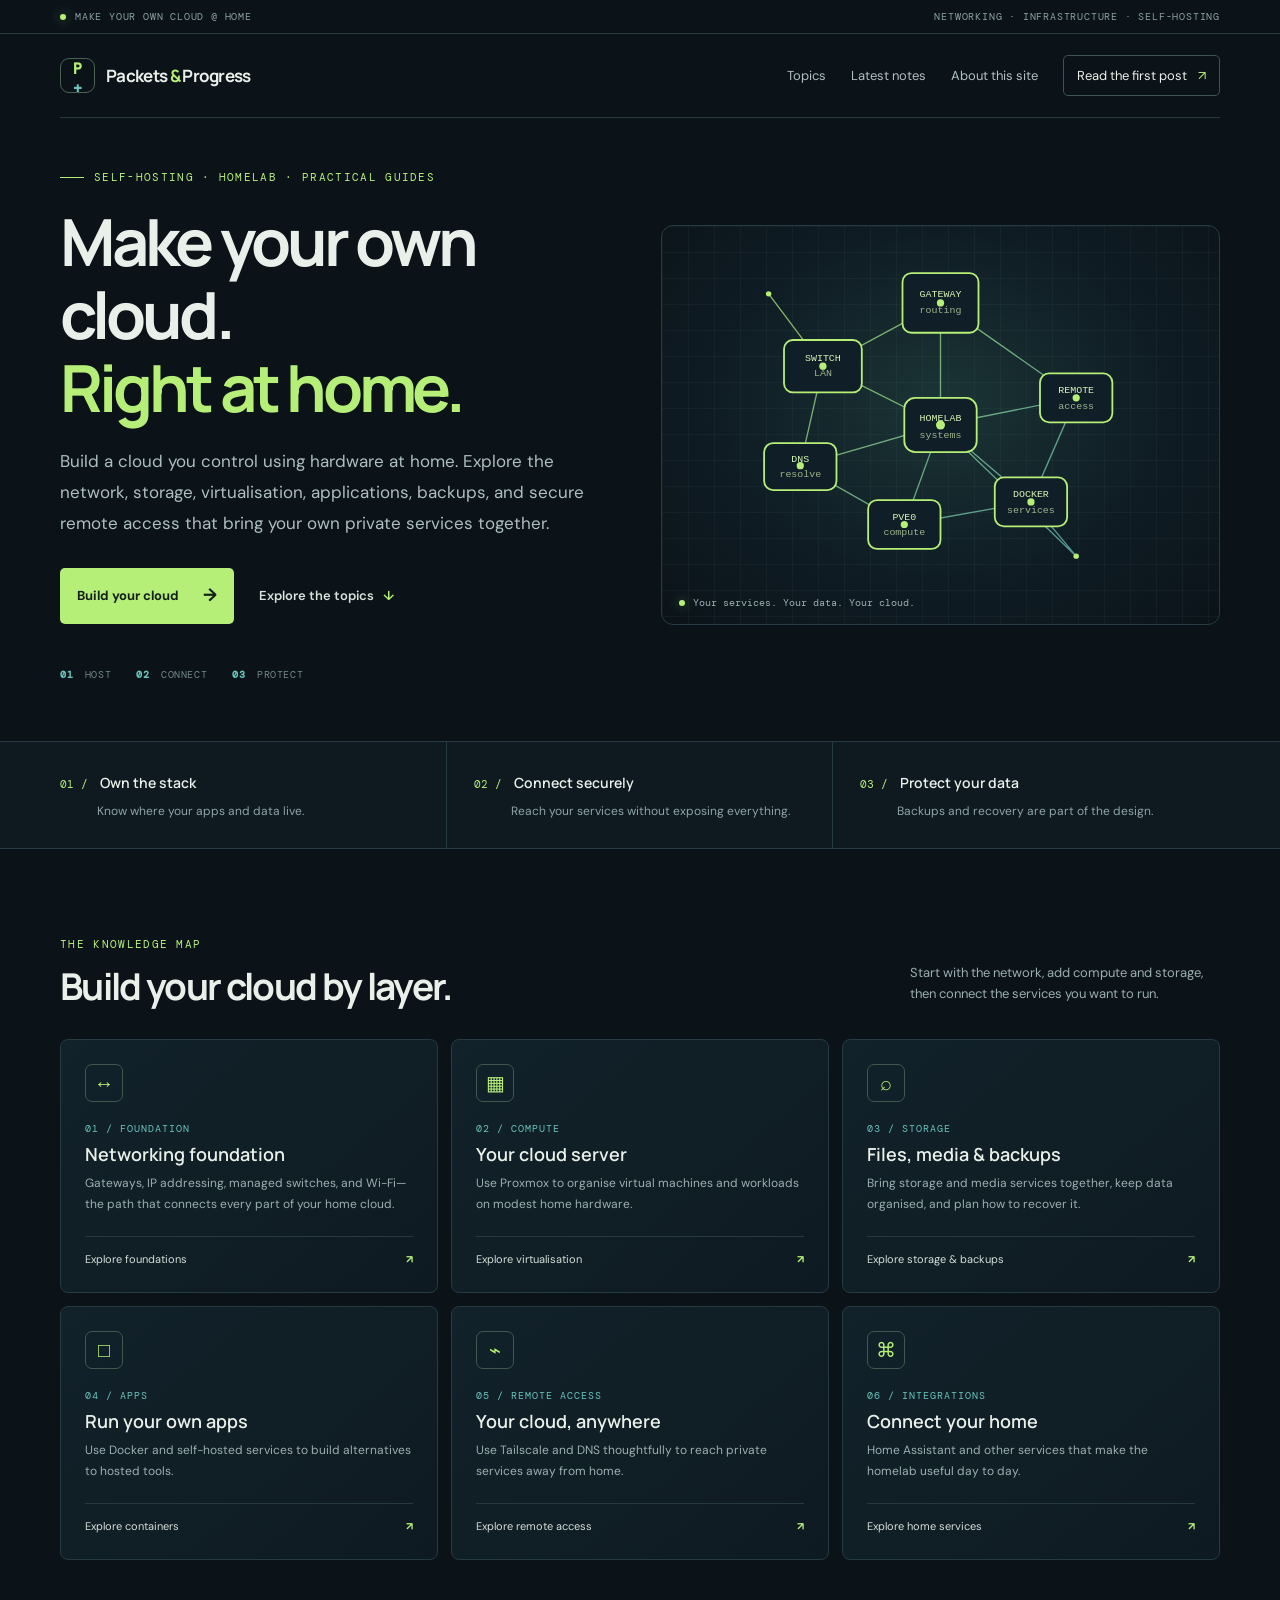
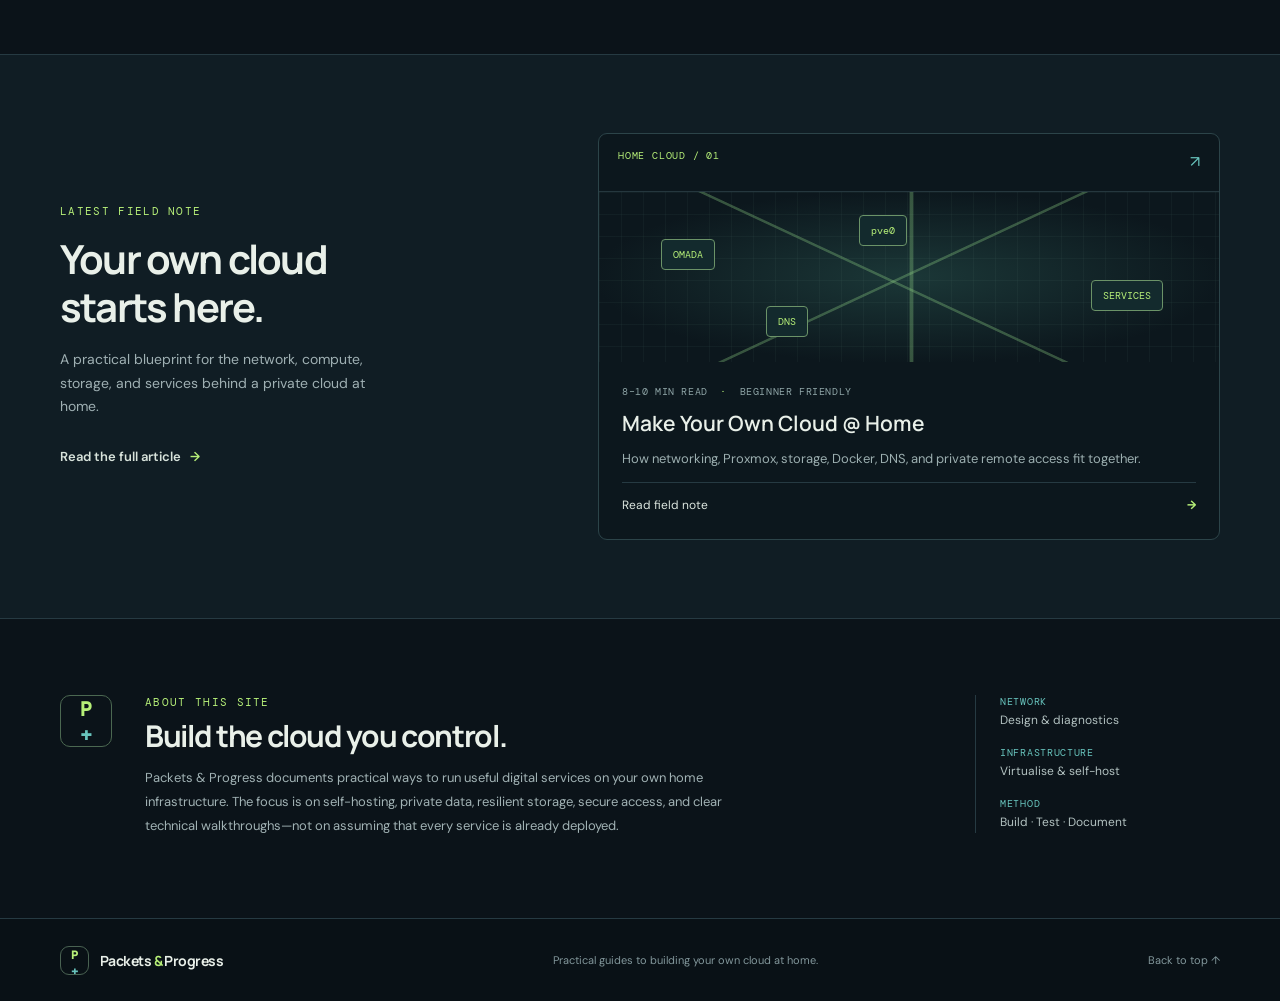
<file: docs/index.html>
<!doctype html>
<html lang="en">
<head>
  <meta charset="utf-8">
  <meta name="viewport" content="width=device-width, initial-scale=1">
  <meta name="description" content="Build a private cloud at home with practical guides to networking, Proxmox, storage, Docker, DNS, remote access, and self-hosted services.">
  <title>Packets & Progress — Make Your Own Cloud @ Home</title>
  <link rel="stylesheet" href="styles.css">
  <link rel="icon" type="image/svg+xml" href="favicon.svg">
  <meta name="theme-color" content="#0b1319">
</head>
<body>
  <div class="topline"><span class="pulse"></span> MAKE YOUR OWN CLOUD @ HOME <span class="topline-right">NETWORKING · INFRASTRUCTURE · SELF-HOSTING</span></div>
  <header class="site-header wrap">
    <a class="brand" href="index.html"><span class="brand-mark">P<span>+</span></span><span>Packets <i>&</i> Progress</span></a>
    <nav aria-label="Main navigation"><a href="#topics">Topics</a><a href="#latest">Latest notes</a><a href="#about">About this site</a><a class="nav-cta" href="posts/first-steps">Read the first post <span>↗</span></a></nav>
  </header>
  <main>
    <section class="hero wrap">
      <div class="hero-copy">
        <div class="eyebrow"><span class="eyebrow-line"></span> SELF-HOSTING · HOMELAB · PRACTICAL GUIDES</div>
        <h1>Make your own cloud.<br><span>Right at home.</span></h1>
        <p class="hero-lede">Build a cloud you control using hardware at home. Explore the network, storage, virtualisation, applications, backups, and secure remote access that bring your own private services together.</p>
        <div class="hero-actions"><a class="button button-primary" href="posts/first-steps">Build your cloud <span>→</span></a><a class="text-link" href="#topics">Explore the topics <span>↓</span></a></div>
        <div class="hero-meta"><span><b>01</b> HOST</span><span><b>02</b> CONNECT</span><span><b>03</b> PROTECT</span></div>
      </div>
      <div class="network-art" aria-label="Abstract network topology illustration">
        <div class="art-grid"></div>
        <svg viewBox="0 0 520 440" role="img" aria-label="Connected network nodes and infrastructure layers">
          <defs><linearGradient id="line" x1="0" y1="0" x2="1" y2="1"><stop offset="0" stop-color="#b6ef78"/><stop offset="1" stop-color="#68c4bd"/></linearGradient></defs>
          <g stroke="url(#line)" stroke-width="1.5" opacity=".72" fill="none"><path d="M260 85 L130 155 L105 265 L220 330 L360 305 L410 190 L260 85"/><path d="M130 155 L260 220 L410 190 M105 265 L260 220 L360 305 M260 85 L260 220 L220 330"/><path d="M260 220 L410 365 M360 305 L410 365 M130 155 L70 75"/></g>
          <g fill="#101e27" stroke="#b6ef78" stroke-width="2"><rect x="218" y="52" width="84" height="66" rx="10"/><rect x="87" y="126" width="86" height="58" rx="10"/><rect x="65" y="240" width="80" height="52" rx="10"/><rect x="180" y="303" width="80" height="54" rx="10"/><rect x="320" y="278" width="80" height="54" rx="10"/><rect x="370" y="163" width="80" height="54" rx="10"/><rect x="220" y="190" width="80" height="60" rx="12"/></g>
          <g fill="#d8f3b5" font-family="monospace" font-size="11" text-anchor="middle"><text x="260" y="78">GATEWAY</text><text x="260" y="96" opacity=".7">routing</text><text x="130" y="149">SWITCH</text><text x="130" y="166" opacity=".7">LAN</text><text x="105" y="261">DNS</text><text x="105" y="278" opacity=".7">resolve</text><text x="220" y="325">PVE0</text><text x="220" y="342" opacity=".7">compute</text><text x="360" y="300">DOCKER</text><text x="360" y="317" opacity=".7">services</text><text x="410" y="185">REMOTE</text><text x="410" y="202" opacity=".7">access</text><text x="260" y="216">HOMELAB</text><text x="260" y="234" opacity=".7">systems</text></g>
          <g fill="#b6ef78"><circle cx="260" cy="85" r="4"/><circle cx="130" cy="155" r="4"/><circle cx="105" cy="265" r="4"/><circle cx="220" cy="330" r="4"/><circle cx="360" cy="305" r="4"/><circle cx="410" cy="190" r="4"/><circle cx="260" cy="220" r="5"/><circle cx="410" cy="365" r="3"/><circle cx="70" cy="75" r="3"/></g>
        </svg>
        <div class="art-caption"><span class="caption-dot"></span> Your services. Your data. Your cloud.</div>
      </div>
    </section>
    <section class="principles"><div class="wrap principles-inner"><div><span class="principle-number">01 /</span><b>Own the stack</b><p>Know where your apps and data live.</p></div><div><span class="principle-number">02 /</span><b>Connect securely</b><p>Reach your services without exposing everything.</p></div><div><span class="principle-number">03 /</span><b>Protect your data</b><p>Backups and recovery are part of the design.</p></div></div></section>
    <section class="section wrap" id="topics">
      <div class="section-heading"><div><div class="eyebrow">THE KNOWLEDGE MAP</div><h2>Build your cloud by layer.</h2></div><p>Start with the network, add compute and storage, then connect the services you want to run.</p></div>
      <div class="topic-grid">
        <a class="topic-card" href="posts/first-steps"><div class="topic-icon">↔</div><div class="topic-kicker">01 / FOUNDATION</div><h3>Networking foundation</h3><p>Gateways, IP addressing, managed switches, and Wi-Fi—the path that connects every part of your home cloud.</p><span class="card-bottom">Explore foundations <b>↗</b></span></a>
        <a class="topic-card" href="posts/first-steps#proxmox"><div class="topic-icon">▦</div><div class="topic-kicker">02 / COMPUTE</div><h3>Your cloud server</h3><p>Use Proxmox to organise virtual machines and workloads on modest home hardware.</p><span class="card-bottom">Explore virtualisation <b>↗</b></span></a>
        <a class="topic-card" href="posts/first-steps#dns"><div class="topic-icon">⌕</div><div class="topic-kicker">03 / STORAGE</div><h3>Files, media & backups</h3><p>Bring storage and media services together, keep data organised, and plan how to recover it.</p><span class="card-bottom">Explore storage & backups <b>↗</b></span></a>
        <a class="topic-card" href="posts/first-steps#containers"><div class="topic-icon">□</div><div class="topic-kicker">04 / APPS</div><h3>Run your own apps</h3><p>Use Docker and self-hosted services to build alternatives to hosted tools.</p><span class="card-bottom">Explore containers <b>↗</b></span></a>
        <a class="topic-card" href="posts/first-steps#remote-access"><div class="topic-icon">⌁</div><div class="topic-kicker">05 / REMOTE ACCESS</div><h3>Your cloud, anywhere</h3><p>Use Tailscale and DNS thoughtfully to reach private services away from home.</p><span class="card-bottom">Explore remote access <b>↗</b></span></a>
        <a class="topic-card" href="posts/first-steps#automation"><div class="topic-icon">⌘</div><div class="topic-kicker">06 / INTEGRATIONS</div><h3>Connect your home</h3><p>Home Assistant and other services that make the homelab useful day to day.</p><span class="card-bottom">Explore home services <b>↗</b></span></a>
      </div>
    </section>
    <section class="latest-section" id="latest"><div class="wrap latest-layout"><div><div class="eyebrow">LATEST FIELD NOTE</div><h2>Your own cloud<br>starts here.</h2><p class="muted">A practical blueprint for the network, compute, storage, and services behind a private cloud at home.</p><a class="text-link" href="posts/first-steps">Read the full article <span>→</span></a></div><a class="article-preview" href="posts/first-steps"><div class="preview-top"><span class="tag">HOME CLOUD / 01</span><span class="preview-arrow">↗</span></div><div class="preview-graphic"><div class="mini-node n1">OMADA</div><div class="mini-node n2">pve0</div><div class="mini-node n3">DNS</div><div class="mini-node n4">SERVICES</div><div class="mini-lines"></div></div><div class="preview-content"><div class="article-meta">8–10 MIN READ <span>·</span> BEGINNER FRIENDLY</div><h3>Make Your Own Cloud @ Home</h3><p>How networking, Proxmox, storage, Docker, DNS, and private remote access fit together.</p><span class="read-link">Read field note <b>→</b></span></div></a></div></section>
    <section class="about-section wrap" id="about"><div class="about-mark">P<span>+</span></div><div><div class="eyebrow">ABOUT THIS SITE</div><h2>Build the cloud you control.</h2><p>Packets & Progress documents practical ways to run useful digital services on your own home infrastructure. The focus is on self-hosting, private data, resilient storage, secure access, and clear technical walkthroughs—not on assuming that every service is already deployed.</p></div><div class="about-stats"><div><b>NETWORK</b><span>Design & diagnostics</span></div><div><b>INFRASTRUCTURE</b><span>Virtualise & self-host</span></div><div><b>METHOD</b><span>Build · Test · Document</span></div></div></section>
  </main>
  <footer class="site-footer"><div class="wrap footer-inner"><a class="brand" href="index.html"><span class="brand-mark">P<span>+</span></span><span>Packets <i>&</i> Progress</span></a><span>Practical guides to building your own cloud at home.</span><a href="#top">Back to top ↑</a></div></footer>
</body>
</html>
</file>
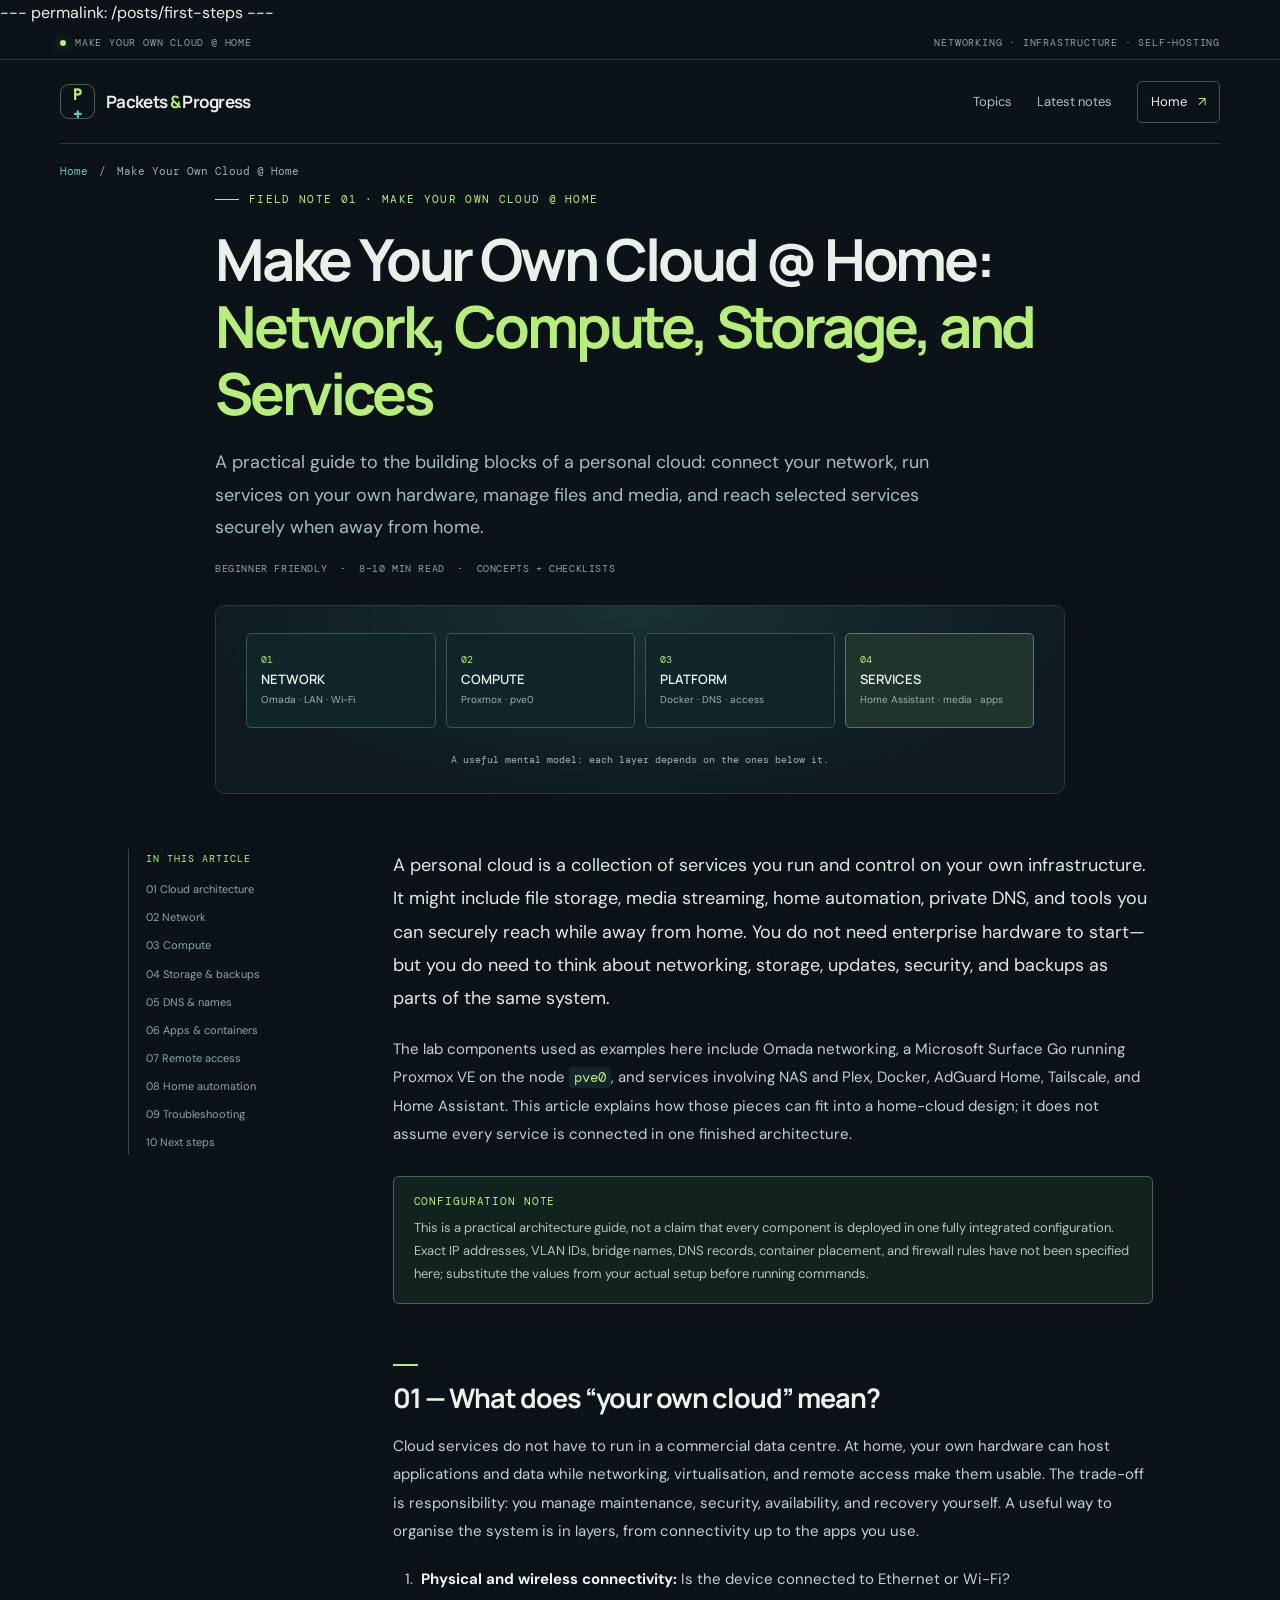
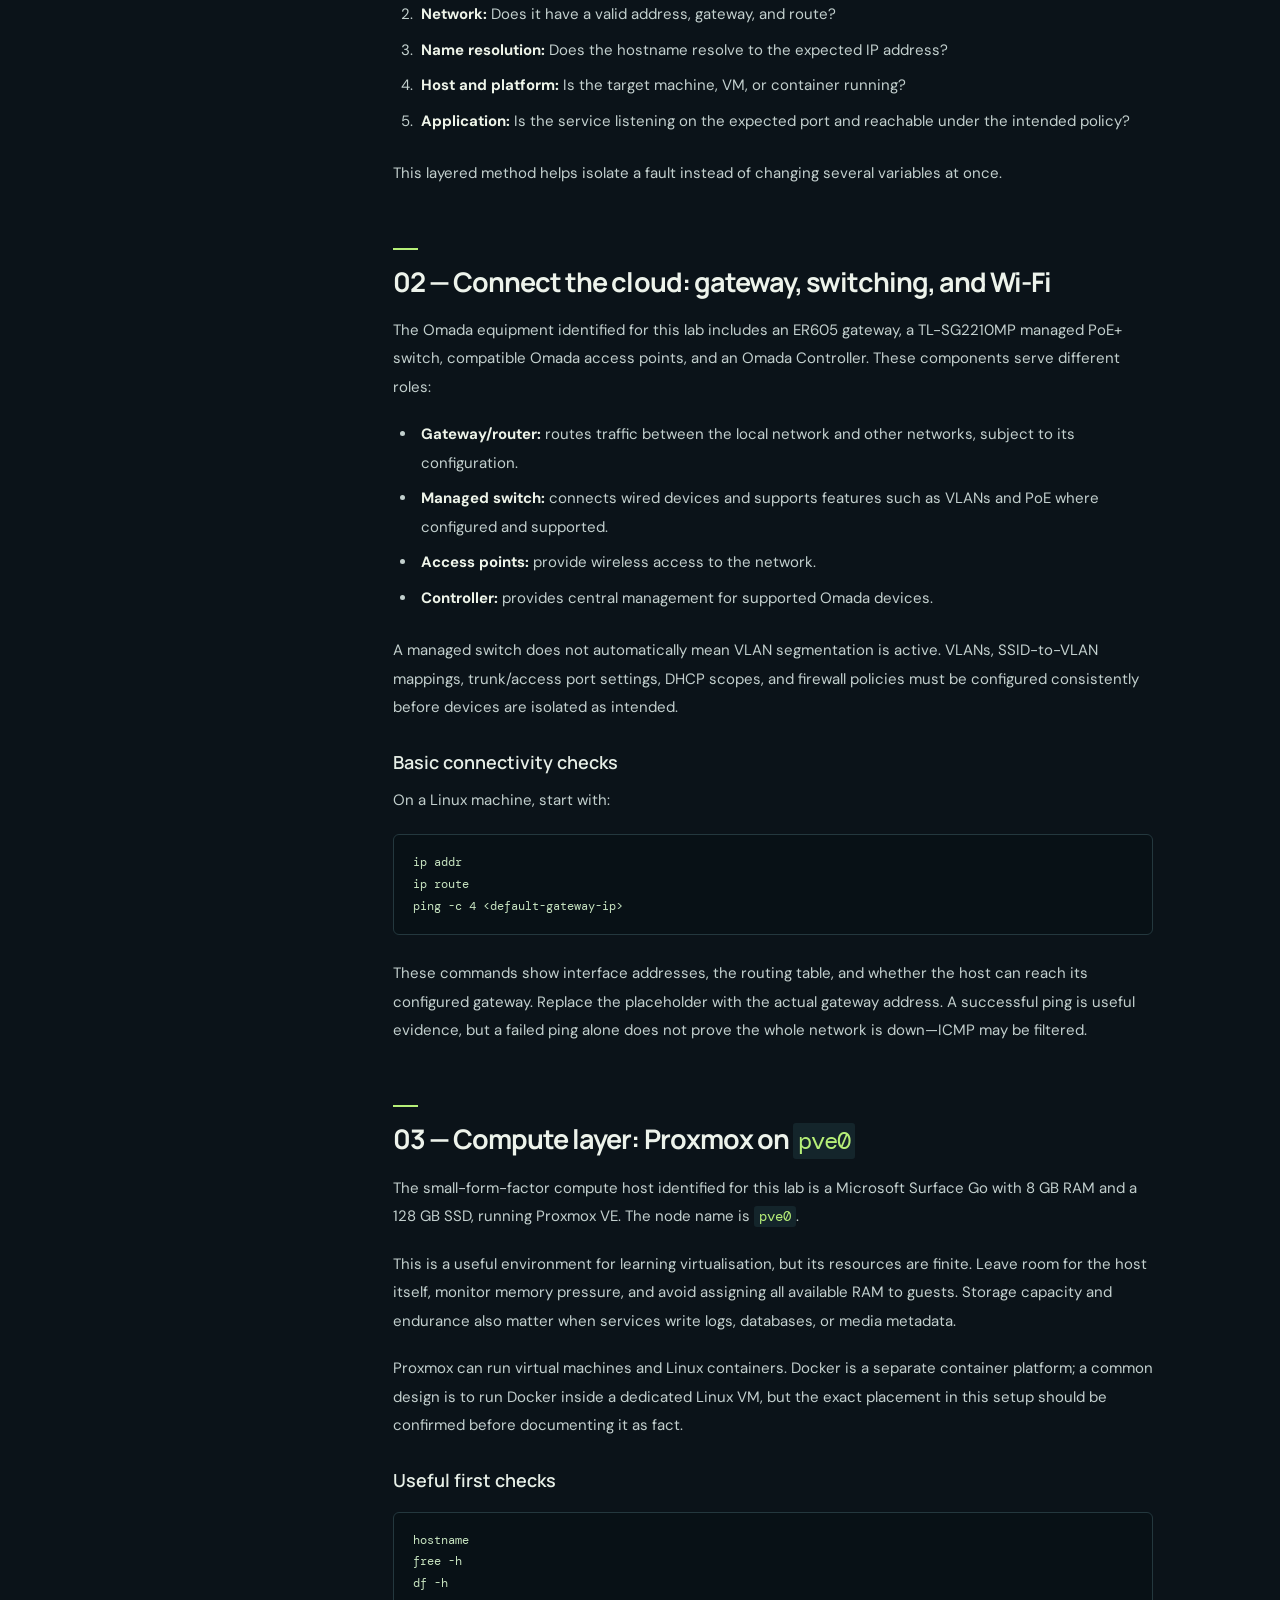
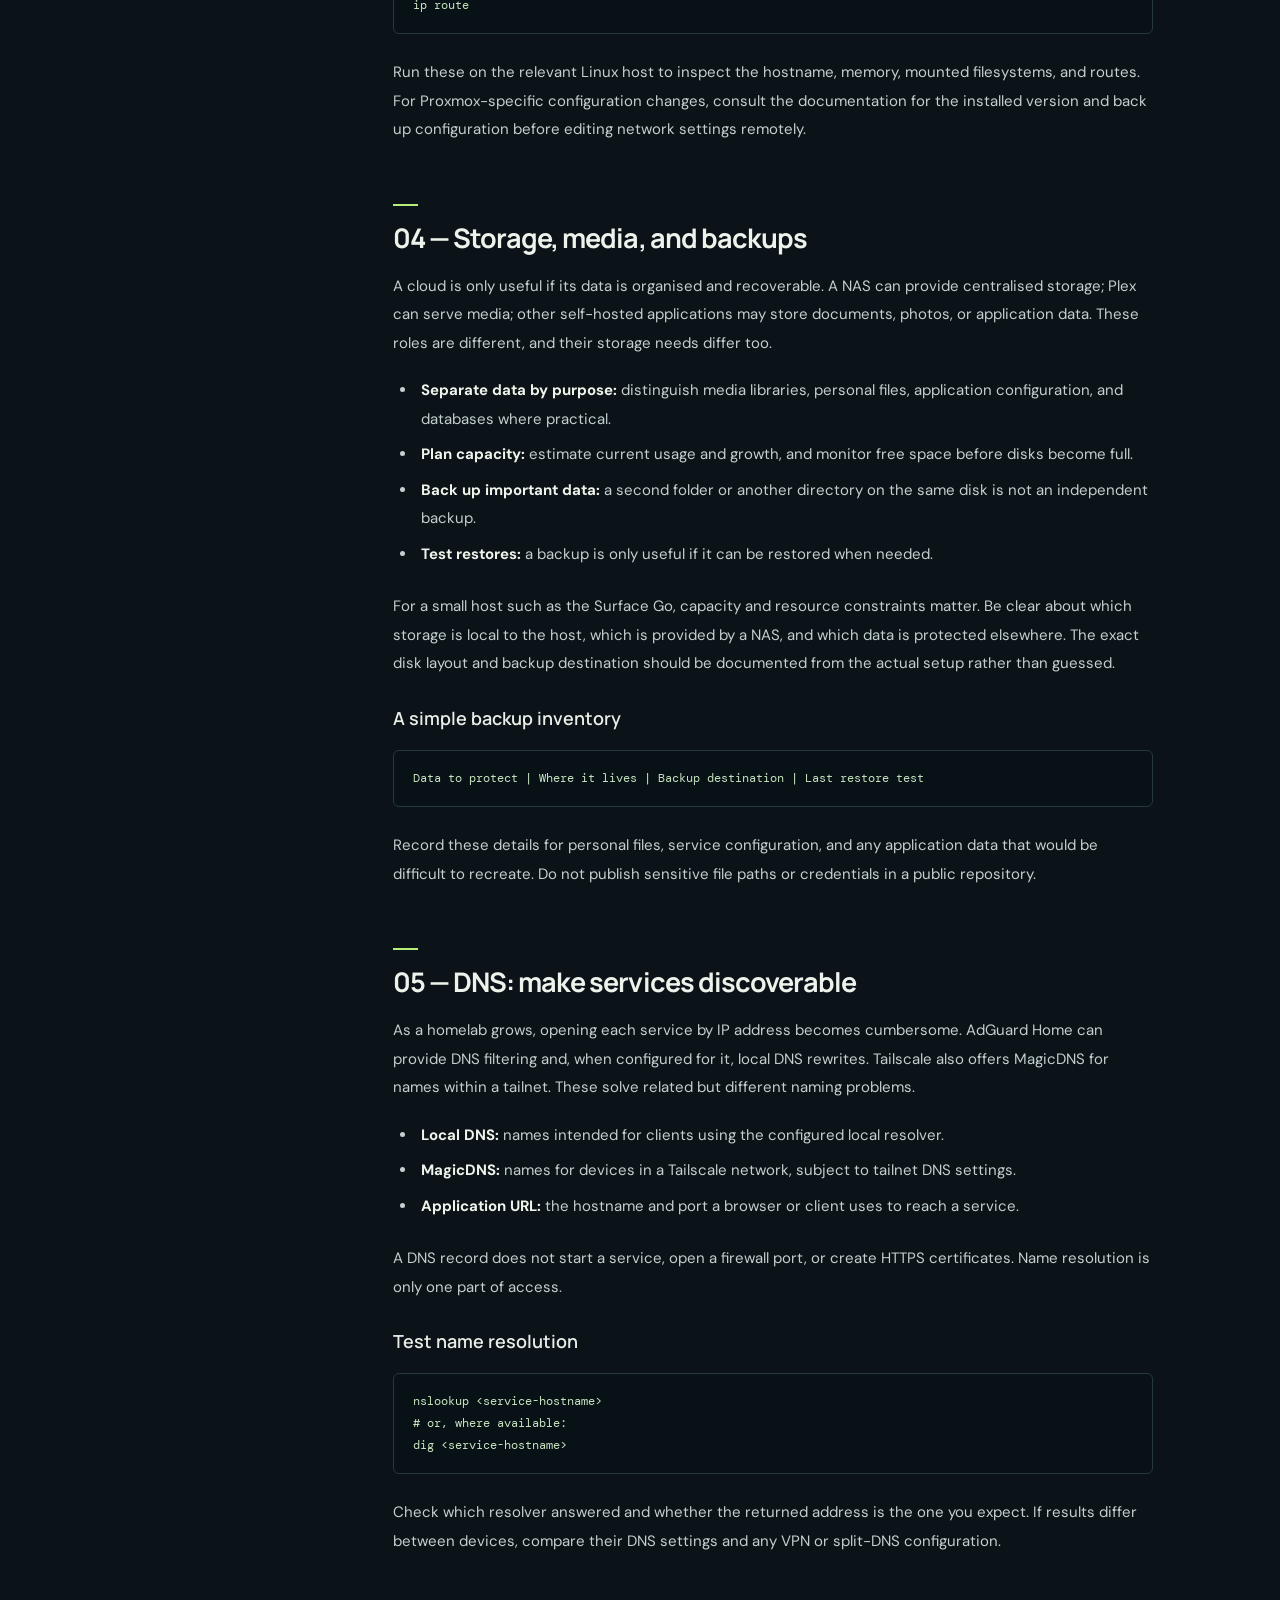
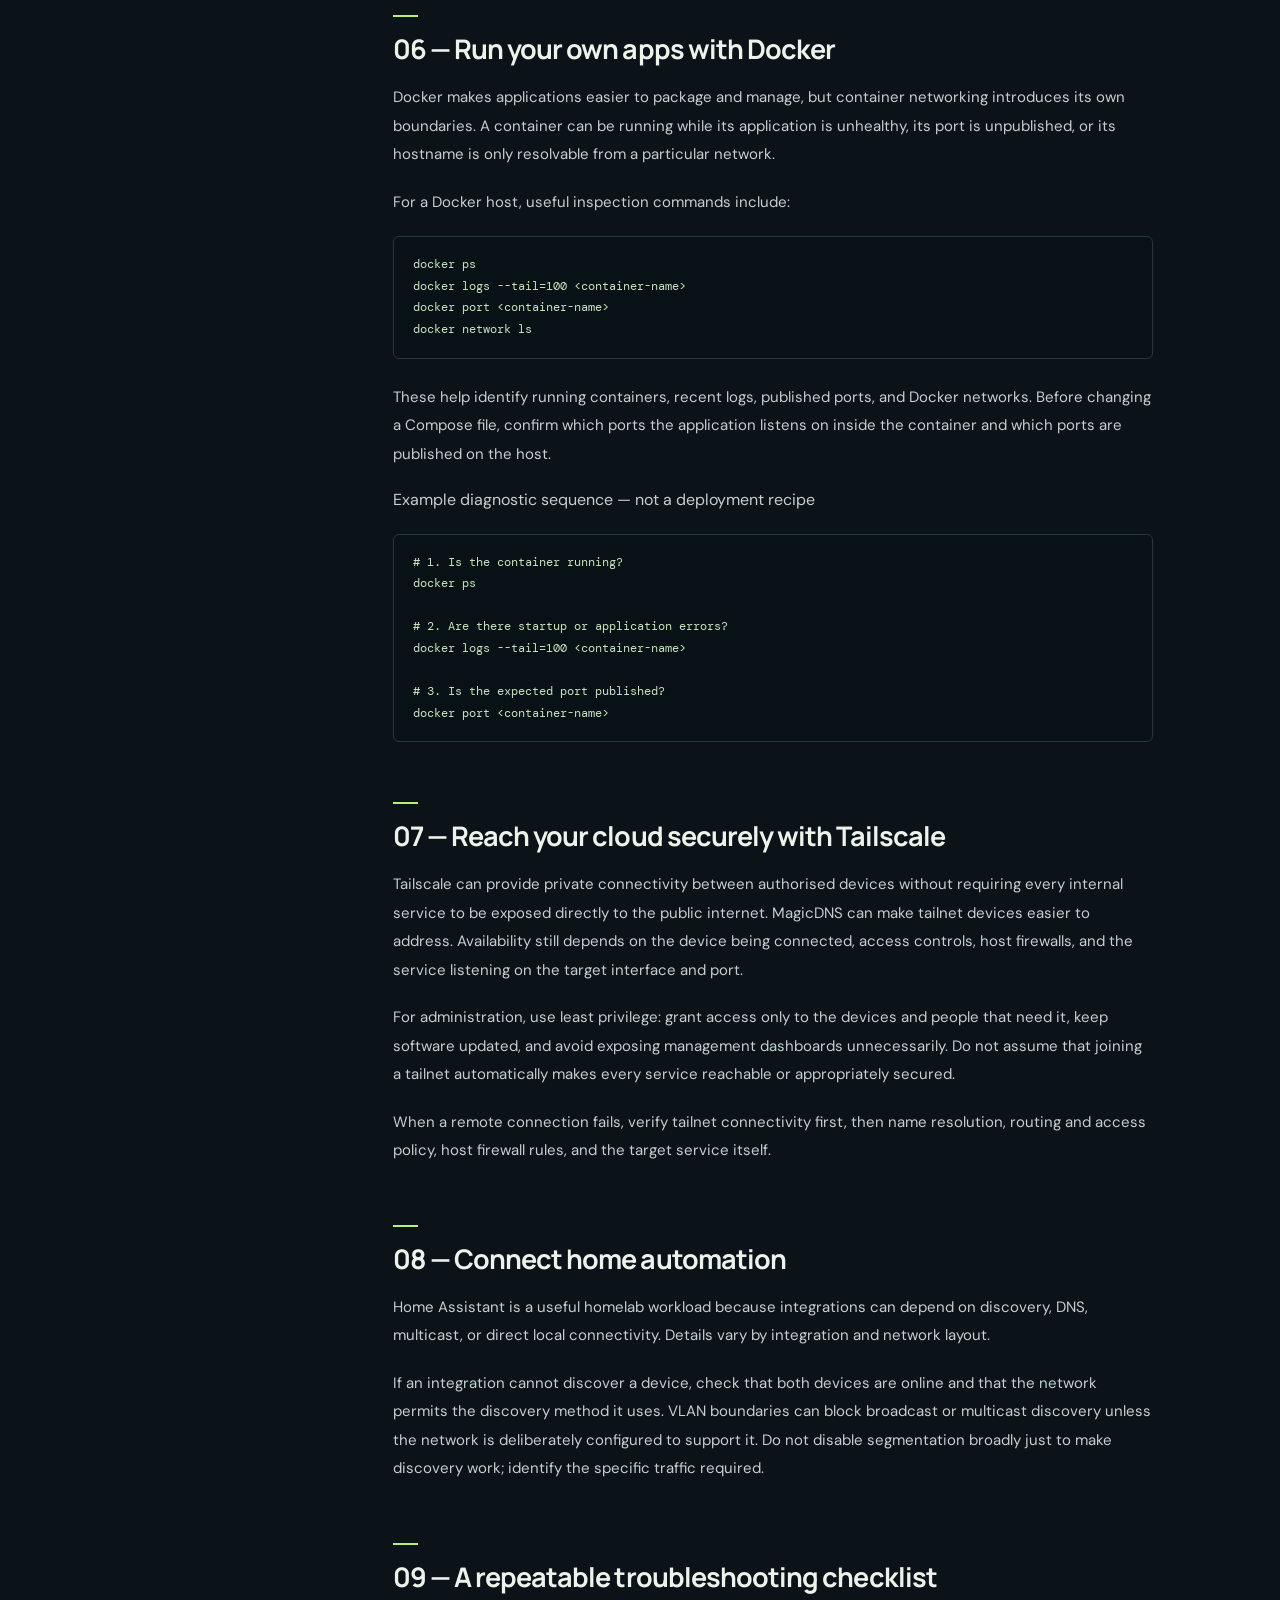
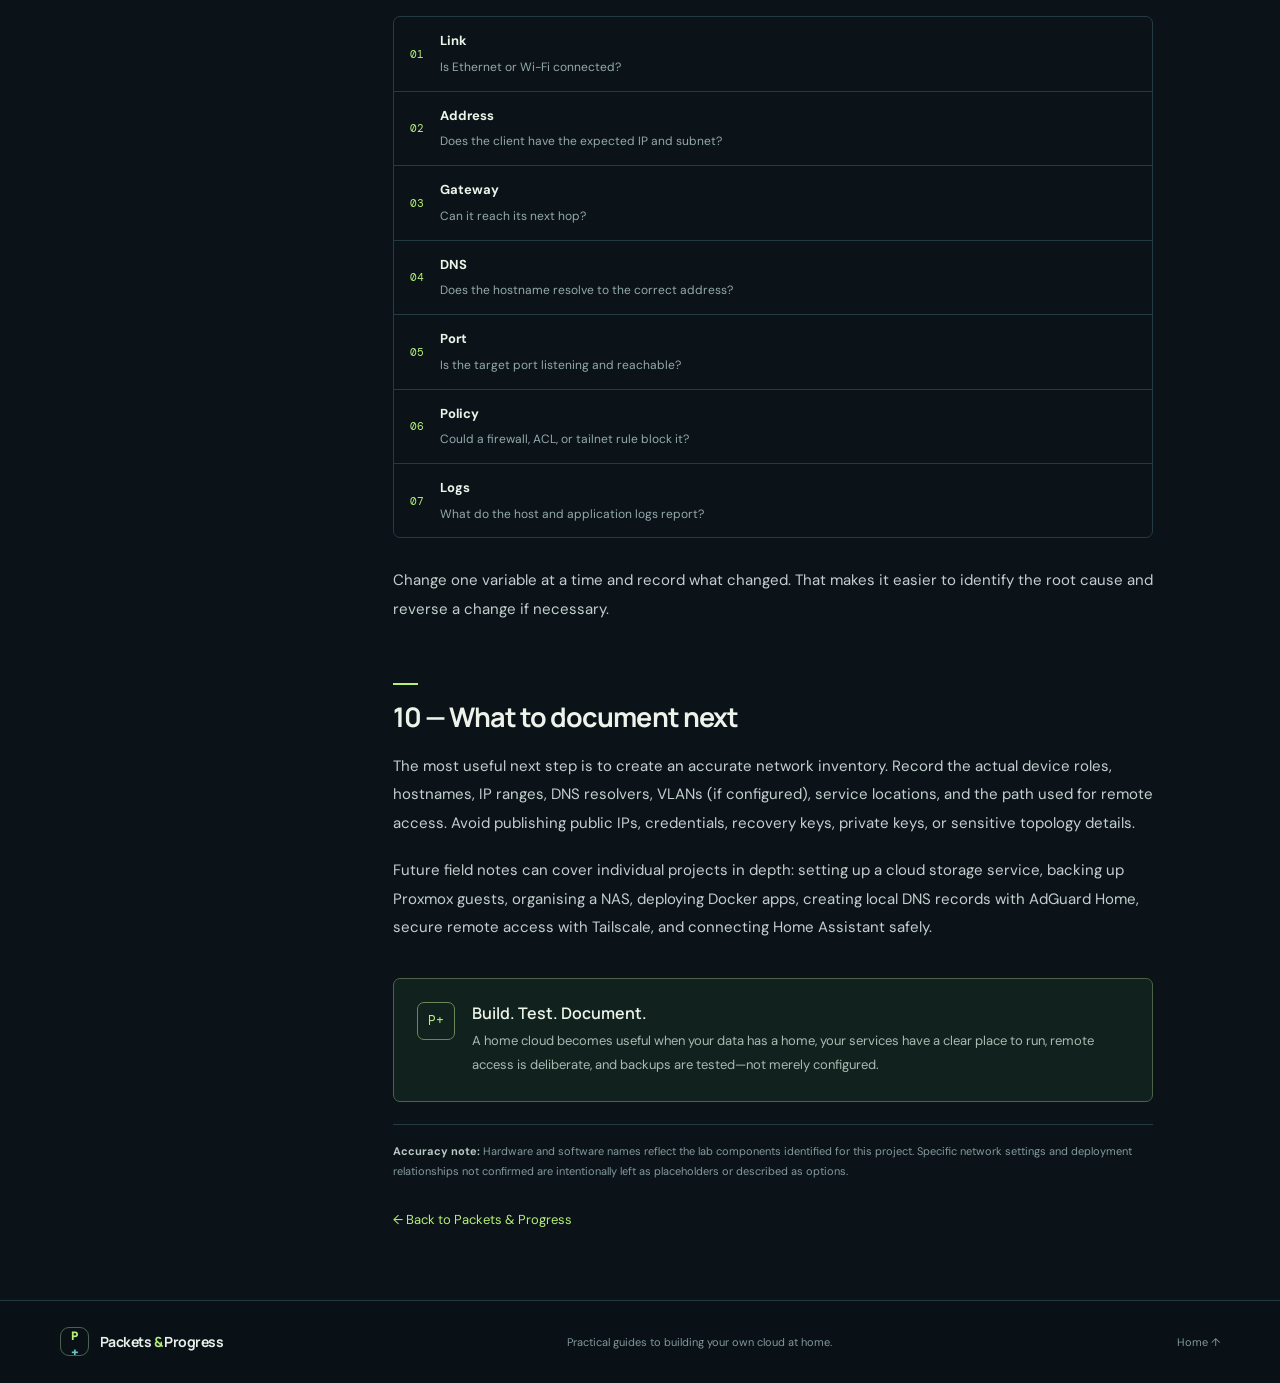
<file: docs/posts/first-steps-content.html>
---
permalink: /posts/first-steps
---
<!doctype html>
<html lang="en">
<head>
  <meta charset="utf-8">
  <meta name="viewport" content="width=device-width, initial-scale=1">
  <meta name="description" content="A hands-on blueprint for making your own cloud at home with networking, Proxmox, storage, Docker, DNS, remote access, and home services.">
  <title>Make Your Own Cloud @ Home — Packets & Progress</title>
  <link rel="stylesheet" href="../styles.css">
  <link rel="icon" type="image/svg+xml" href="../favicon.svg">
  <meta name="theme-color" content="#0b1319">
  <link rel="canonical" href="https://avichadda.github.io/networking-journey/posts/first-steps">
</head>
<body>
  <div class="topline"><span class="pulse"></span> MAKE YOUR OWN CLOUD @ HOME <span class="topline-right">NETWORKING · INFRASTRUCTURE · SELF-HOSTING</span></div>
  <header class="site-header wrap"><a class="brand" href="../index.html"><span class="brand-mark">P<span>+</span></span><span>Packets <i>&</i> Progress</span></a><nav aria-label="Main navigation"><a href="../index.html#topics">Topics</a><a href="../index.html#latest">Latest notes</a><a class="nav-cta" href="../index.html">Home <span>↗</span></a></nav></header>
  <main class="article-wrap">
    <div class="article-breadcrumb"><a href="../index.html">Home</a><span>/</span><span>Make Your Own Cloud @ Home</span></div>
    <header class="article-header"><div class="eyebrow"><span class="eyebrow-line"></span> FIELD NOTE 01 · MAKE YOUR OWN CLOUD @ HOME</div><h1>Make Your Own Cloud @ Home: <span>Network, Compute, Storage, and Services</span></h1><p class="article-deck">A practical guide to the building blocks of a personal cloud: connect your network, run services on your own hardware, manage files and media, and reach selected services securely when away from home.</p><div class="article-meta">BEGINNER FRIENDLY <span>·</span> 8–10 MIN READ <span>·</span> CONCEPTS + CHECKLISTS</div></header>
    <div class="article-hero-art"><div class="stack-layer"><span>01</span><b>NETWORK</b><small>Omada · LAN · Wi-Fi</small></div><div class="stack-layer"><span>02</span><b>COMPUTE</b><small>Proxmox · pve0</small></div><div class="stack-layer"><span>03</span><b>PLATFORM</b><small>Docker · DNS · access</small></div><div class="stack-layer layer4"><span>04</span><b>SERVICES</b><small>Home Assistant · media · apps</small></div><div class="stack-note">A useful mental model: each layer depends on the ones below it.</div></div>
    <div class="article-layout">
      <aside class="toc"><div class="toc-title">IN THIS ARTICLE</div><a href="#architecture">01 Cloud architecture</a><a href="#network">02 Network</a><a href="#proxmox">03 Compute</a><a href="#storage">04 Storage & backups</a><a href="#dns">05 DNS & names</a><a href="#containers">06 Apps & containers</a><a href="#remote-access">07 Remote access</a><a href="#automation">08 Home automation</a><a href="#troubleshoot">09 Troubleshooting</a><a href="#next-steps">10 Next steps</a></aside>
      <article class="prose">
        <p class="lead">A personal cloud is a collection of services you run and control on your own infrastructure. It might include file storage, media streaming, home automation, private DNS, and tools you can securely reach while away from home. You do not need enterprise hardware to start—but you do need to think about networking, storage, updates, security, and backups as parts of the same system.</p>
        <p>The lab components used as examples here include Omada networking, a Microsoft Surface Go running Proxmox VE on the node <code>pve0</code>, and services involving NAS and Plex, Docker, AdGuard Home, Tailscale, and Home Assistant. This article explains how those pieces can fit into a home-cloud design; it does not assume every service is connected in one finished architecture.</p>
        <div class="notice"><b>Configuration note</b><p>This is a practical architecture guide, not a claim that every component is deployed in one fully integrated configuration. Exact IP addresses, VLAN IDs, bridge names, DNS records, container placement, and firewall rules have not been specified here; substitute the values from your actual setup before running commands.</p></div>
        <h2 id="architecture">01 — What does “your own cloud” mean?</h2>
        <p>Cloud services do not have to run in a commercial data centre. At home, your own hardware can host applications and data while networking, virtualisation, and remote access make them usable. The trade-off is responsibility: you manage maintenance, security, availability, and recovery yourself. A useful way to organise the system is in layers, from connectivity up to the apps you use.</p>
        <ol><li><b>Physical and wireless connectivity:</b> Is the device connected to Ethernet or Wi-Fi?</li><li><b>Network:</b> Does it have a valid address, gateway, and route?</li><li><b>Name resolution:</b> Does the hostname resolve to the expected IP address?</li><li><b>Host and platform:</b> Is the target machine, VM, or container running?</li><li><b>Application:</b> Is the service listening on the expected port and reachable under the intended policy?</li></ol>
        <p>This layered method helps isolate a fault instead of changing several variables at once.</p>
        <h2 id="network">02 — Connect the cloud: gateway, switching, and Wi-Fi</h2>
        <p>The Omada equipment identified for this lab includes an ER605 gateway, a TL-SG2210MP managed PoE+ switch, compatible Omada access points, and an Omada Controller. These components serve different roles:</p>
        <ul><li><b>Gateway/router:</b> routes traffic between the local network and other networks, subject to its configuration.</li><li><b>Managed switch:</b> connects wired devices and supports features such as VLANs and PoE where configured and supported.</li><li><b>Access points:</b> provide wireless access to the network.</li><li><b>Controller:</b> provides central management for supported Omada devices.</li></ul>
        <p>A managed switch does not automatically mean VLAN segmentation is active. VLANs, SSID-to-VLAN mappings, trunk/access port settings, DHCP scopes, and firewall policies must be configured consistently before devices are isolated as intended.</p>
        <h3>Basic connectivity checks</h3><p>On a Linux machine, start with:</p>
        <pre><code>ip addr
ip route
ping -c 4 &lt;default-gateway-ip&gt;</code></pre>
        <p>These commands show interface addresses, the routing table, and whether the host can reach its configured gateway. Replace the placeholder with the actual gateway address. A successful ping is useful evidence, but a failed ping alone does not prove the whole network is down—ICMP may be filtered.</p>
        <h2 id="proxmox">03 — Compute layer: Proxmox on <code>pve0</code></h2>
        <p>The small-form-factor compute host identified for this lab is a Microsoft Surface Go with 8 GB RAM and a 128 GB SSD, running Proxmox VE. The node name is <code>pve0</code>.</p>
        <p>This is a useful environment for learning virtualisation, but its resources are finite. Leave room for the host itself, monitor memory pressure, and avoid assigning all available RAM to guests. Storage capacity and endurance also matter when services write logs, databases, or media metadata.</p>
        <p>Proxmox can run virtual machines and Linux containers. Docker is a separate container platform; a common design is to run Docker inside a dedicated Linux VM, but the exact placement in this setup should be confirmed before documenting it as fact.</p>
        <h3>Useful first checks</h3><pre><code>hostname
free -h
df -h
ip route</code></pre>
        <p>Run these on the relevant Linux host to inspect the hostname, memory, mounted filesystems, and routes. For Proxmox-specific configuration changes, consult the documentation for the installed version and back up configuration before editing network settings remotely.</p>
        <h2 id="storage">04 — Storage, media, and backups</h2>
        <p>A cloud is only useful if its data is organised and recoverable. A NAS can provide centralised storage; Plex can serve media; other self-hosted applications may store documents, photos, or application data. These roles are different, and their storage needs differ too.</p>
        <ul><li><b>Separate data by purpose:</b> distinguish media libraries, personal files, application configuration, and databases where practical.</li><li><b>Plan capacity:</b> estimate current usage and growth, and monitor free space before disks become full.</li><li><b>Back up important data:</b> a second folder or another directory on the same disk is not an independent backup.</li><li><b>Test restores:</b> a backup is only useful if it can be restored when needed.</li></ul>
        <p>For a small host such as the Surface Go, capacity and resource constraints matter. Be clear about which storage is local to the host, which is provided by a NAS, and which data is protected elsewhere. The exact disk layout and backup destination should be documented from the actual setup rather than guessed.</p>
        <h3>A simple backup inventory</h3><pre><code>Data to protect | Where it lives | Backup destination | Last restore test</code></pre>
        <p>Record these details for personal files, service configuration, and any application data that would be difficult to recreate. Do not publish sensitive file paths or credentials in a public repository.
        </p>
        <h2 id="dns">05 — DNS: make services discoverable</h2>
        <p>As a homelab grows, opening each service by IP address becomes cumbersome. AdGuard Home can provide DNS filtering and, when configured for it, local DNS rewrites. Tailscale also offers MagicDNS for names within a tailnet. These solve related but different naming problems.</p>
        <ul><li><b>Local DNS:</b> names intended for clients using the configured local resolver.</li><li><b>MagicDNS:</b> names for devices in a Tailscale network, subject to tailnet DNS settings.</li><li><b>Application URL:</b> the hostname and port a browser or client uses to reach a service.</li></ul>
        <p>A DNS record does not start a service, open a firewall port, or create HTTPS certificates. Name resolution is only one part of access.</p>
        <h3>Test name resolution</h3><pre><code>nslookup &lt;service-hostname&gt;
# or, where available:
dig &lt;service-hostname&gt;</code></pre>
        <p>Check which resolver answered and whether the returned address is the one you expect. If results differ between devices, compare their DNS settings and any VPN or split-DNS configuration.</p>
        <h2 id="containers">06 — Run your own apps with Docker</h2>
        <p>Docker makes applications easier to package and manage, but container networking introduces its own boundaries. A container can be running while its application is unhealthy, its port is unpublished, or its hostname is only resolvable from a particular network.</p>
        <p>For a Docker host, useful inspection commands include:</p><pre><code>docker ps
docker logs --tail=100 &lt;container-name&gt;
docker port &lt;container-name&gt;
docker network ls</code></pre>
        <p>These help identify running containers, recent logs, published ports, and Docker networks. Before changing a Compose file, confirm which ports the application listens on inside the container and which ports are published on the host.</p>
        <div class="code-caption">Example diagnostic sequence — not a deployment recipe</div><pre><code># 1. Is the container running?
docker ps

# 2. Are there startup or application errors?
docker logs --tail=100 &lt;container-name&gt;

# 3. Is the expected port published?
docker port &lt;container-name&gt;</code></pre>
        <h2 id="remote-access">07 — Reach your cloud securely with Tailscale</h2>
        <p>Tailscale can provide private connectivity between authorised devices without requiring every internal service to be exposed directly to the public internet. MagicDNS can make tailnet devices easier to address. Availability still depends on the device being connected, access controls, host firewalls, and the service listening on the target interface and port.</p>
        <p>For administration, use least privilege: grant access only to the devices and people that need it, keep software updated, and avoid exposing management dashboards unnecessarily. Do not assume that joining a tailnet automatically makes every service reachable or appropriately secured.</p>
        <p>When a remote connection fails, verify tailnet connectivity first, then name resolution, routing and access policy, host firewall rules, and the target service itself.</p>
        <h2 id="automation">08 — Connect home automation</h2>
        <p>Home Assistant is a useful homelab workload because integrations can depend on discovery, DNS, multicast, or direct local connectivity. Details vary by integration and network layout.</p>
        <p>If an integration cannot discover a device, check that both devices are online and that the network permits the discovery method it uses. VLAN boundaries can block broadcast or multicast discovery unless the network is deliberately configured to support it. Do not disable segmentation broadly just to make discovery work; identify the specific traffic required.</p>
        <h2 id="troubleshoot">09 — A repeatable troubleshooting checklist</h2>
        <div class="checklist"><div><span>01</span><p><b>Link</b><small>Is Ethernet or Wi-Fi connected?</small></p></div><div><span>02</span><p><b>Address</b><small>Does the client have the expected IP and subnet?</small></p></div><div><span>03</span><p><b>Gateway</b><small>Can it reach its next hop?</small></p></div><div><span>04</span><p><b>DNS</b><small>Does the hostname resolve to the correct address?</small></p></div><div><span>05</span><p><b>Port</b><small>Is the target port listening and reachable?</small></p></div><div><span>06</span><p><b>Policy</b><small>Could a firewall, ACL, or tailnet rule block it?</small></p></div><div><span>07</span><p><b>Logs</b><small>What do the host and application logs report?</small></p></div></div>
        <p>Change one variable at a time and record what changed. That makes it easier to identify the root cause and reverse a change if necessary.</p>
        <h2 id="next-steps">10 — What to document next</h2>
        <p>The most useful next step is to create an accurate network inventory. Record the actual device roles, hostnames, IP ranges, DNS resolvers, VLANs (if configured), service locations, and the path used for remote access. Avoid publishing public IPs, credentials, recovery keys, private keys, or sensitive topology details.</p>
        <p>Future field notes can cover individual projects in depth: setting up a cloud storage service, backing up Proxmox guests, organising a NAS, deploying Docker apps, creating local DNS records with AdGuard Home, secure remote access with Tailscale, and connecting Home Assistant safely.</p>
        <div class="closing-callout"><span class="callout-mark">P+</span><div><b>Build. Test. Document.</b><p>A home cloud becomes useful when your data has a home, your services have a clear place to run, remote access is deliberate, and backups are tested—not merely configured.</p></div></div>
        <div class="article-footnote"><b>Accuracy note:</b> Hardware and software names reflect the lab components identified for this project. Specific network settings and deployment relationships not confirmed are intentionally left as placeholders or described as options.</div>
        <a class="back-home" href="../index.html">← Back to Packets & Progress</a>
      </article>
    </div>
  </main>
  <footer class="site-footer"><div class="wrap footer-inner"><a class="brand" href="../index.html"><span class="brand-mark">P<span>+</span></span><span>Packets <i>&</i> Progress</span></a><span>Practical guides to building your own cloud at home.</span><a href="../index.html">Home ↑</a></div></footer>
</body>
</html>
</file>
<file: docs/styles.css>
@import url('https://fonts.googleapis.com/css2?family=DM+Mono:wght@400;500&family=DM+Sans:wght@400;500;700&family=Manrope:wght@400;600;700;800&display=swap');
:root{--bg:#0b1319;--panel:#101e27;--ink:#e9f0e9;--muted:#9aadb2;--line:#263a42;--lime:#b6ef78;--teal:#68c4bd;--mono:'DM Mono',monospace;--sans:'DM Sans',sans-serif;--display:'Manrope',sans-serif}
*{box-sizing:border-box}html{scroll-behavior:smooth;scroll-padding-top:25px}body{margin:0;background:var(--bg);color:var(--ink);font:16px/1.65 var(--sans)}a{color:inherit;text-decoration:none}.wrap{width:min(1160px,calc(100% - 48px));margin-inline:auto}.topline{min-height:34px;border-bottom:1px solid var(--line);padding:7px max(24px,calc((100% - 1160px)/2));display:flex;align-items:center;gap:9px;color:#8ca0a4;font:10px var(--mono);letter-spacing:.08em}.pulse,.caption-dot{width:6px;height:6px;border-radius:50%;background:var(--lime);display:inline-block;box-shadow:0 0 12px #b6ef7870}.topline-right{margin-left:auto}.site-header{min-height:84px;display:flex;align-items:center;justify-content:space-between;gap:20px;border-bottom:1px solid var(--line)}.brand{display:inline-flex;align-items:center;gap:11px;font:700 17px var(--display);letter-spacing:-.04em;white-space:nowrap}.brand i{font-style:normal;color:var(--lime)}.brand-mark{display:grid;place-items:center;width:35px;height:35px;border:1px solid #496252;border-radius:9px;font:700 15px var(--mono);color:var(--lime)}.brand-mark span,.about-mark span{color:var(--teal)}nav{display:flex;align-items:center;gap:25px;font-size:13px;color:#b1c0c1}nav a:hover,.text-link:hover{color:var(--lime)}.nav-cta{border:1px solid #3c5357;padding:9px 13px;border-radius:5px;color:var(--ink)}.nav-cta span{color:var(--lime);margin-left:8px}.hero{min-height:560px;display:grid;grid-template-columns:1fr 1fr;align-items:center;gap:42px;padding-block:52px 60px}.eyebrow{font:11px var(--mono);letter-spacing:.12em;color:var(--lime);display:flex;align-items:center;gap:10px}.eyebrow-line{width:24px;height:1px;background:var(--lime)}h1,h2,h3,p{margin-top:0}.hero h1{font:700 clamp(40px,5.2vw,65px)/1.12 var(--display);letter-spacing:-.06em;margin:22px 0}.hero h1 span,.article-header h1 span{color:var(--lime)}.hero-lede{max-width:550px;color:#aebfc0;font-size:17px;line-height:1.8}.hero-actions{display:flex;align-items:center;gap:25px;margin-top:30px}.button{display:inline-flex;align-items:center;gap:24px;padding:13px 17px;border-radius:5px;font-size:13px;font-weight:700}.button-primary{background:var(--lime);color:#142018}.button-primary:hover{background:#d0f5a6}.button-primary span{font-size:18px}.text-link{font-size:13px;font-weight:600;color:#d8e3db}.text-link span{color:var(--lime);margin-left:6px}.hero-meta{display:flex;gap:25px;margin-top:44px;font:10px var(--mono);letter-spacing:.06em;color:#71878c}.hero-meta b{color:var(--teal);margin-right:5px}.network-art{height:400px;position:relative;border:1px solid #253b42;border-radius:12px;overflow:hidden;background:radial-gradient(ellipse at 50% 45%,#1b3536 0%,#0f1c24 56%,#0b1319 100%)}.art-grid{position:absolute;inset:0;background-image:linear-gradient(#7d9e9510 1px,transparent 1px),linear-gradient(90deg,#7d9e9510 1px,transparent 1px);background-size:26px 26px}.network-art svg{position:relative;width:100%;height:100%;z-index:1}.art-caption{position:absolute;bottom:15px;left:17px;color:#9db0b0;font:10px var(--mono);display:flex;align-items:center;gap:8px}.principles{border-block:1px solid var(--line);background:#0e1a20}.principles-inner{display:grid;grid-template-columns:repeat(3,1fr)}.principles-inner>div{padding:28px 26px 26px 0;border-right:1px solid var(--line)}.principles-inner>div+div{padding-left:27px}.principles-inner>div:last-child{border:0}.principle-number{font:11px var(--mono);color:var(--lime);margin-right:12px}.principles b{font:600 14px var(--display)}.principles p{font-size:12px;color:#8fa4a8;margin:6px 0 0 37px}.section{padding-block:88px 94px}.section-heading{display:flex;justify-content:space-between;align-items:end;margin-bottom:31px}.section-heading h2,.latest-layout h2,.about-section h2{font:700 37px/1.2 var(--display);letter-spacing:-.045em;margin:13px 0 0}.section-heading>p{max-width:310px;color:var(--muted);font-size:13px;margin:0 0 4px}.topic-grid{display:grid;grid-template-columns:repeat(3,1fr);gap:13px}.topic-card{min-height:240px;padding:24px;border:1px solid var(--line);border-radius:8px;background:linear-gradient(140deg,#12222a,#0e1a21);display:flex;flex-direction:column;transition:transform .2s,border-color .2s}.topic-card:hover{transform:translateY(-3px);border-color:#597b61}.topic-icon{width:38px;height:38px;display:grid;place-items:center;border:1px solid #40584d;color:var(--lime);border-radius:7px;font:20px var(--mono);margin-bottom:20px}.topic-kicker{font:10px var(--mono);letter-spacing:.1em;color:var(--teal)}.topic-card h3{font:600 18px var(--display);margin:7px 0}.topic-card p{font-size:12px;color:#9cafb0;line-height:1.7;margin-bottom:22px}.card-bottom{margin-top:auto;padding-top:13px;border-top:1px solid #263941;color:#d6e0d9;font-size:11px}.card-bottom b,.read-link b{float:right;color:var(--lime)}.latest-section{background:#101d24;border-block:1px solid var(--line);padding:78px 0}.latest-layout{display:grid;grid-template-columns:.72fr 1fr;gap:90px;align-items:center}.latest-layout h2{font-size:40px;margin:17px 0}.muted{font-size:14px;color:#9fb0b3;max-width:320px;margin-bottom:25px}.article-preview{display:block;border:1px solid #2c4449;background:#0c171d;border-radius:9px;overflow:hidden}.article-preview:hover{border-color:#70956b}.preview-top{display:flex;justify-content:space-between;padding:15px 19px;border-bottom:1px solid #25373e}.tag{font:10px var(--mono);color:var(--lime);letter-spacing:.08em}.preview-arrow{color:var(--teal)}.preview-graphic{height:170px;position:relative;overflow:hidden;background:radial-gradient(ellipse at center,#1b3737,#0c171d 72%)}.preview-graphic:before{content:"";position:absolute;inset:0;background-image:linear-gradient(#89b7a10d 1px,transparent 1px),linear-gradient(90deg,#89b7a10d 1px,transparent 1px);background-size:22px 22px}.mini-node{position:absolute;z-index:2;border:1px solid #6b9368;background:#132a2d;padding:8px 11px;color:var(--lime);font:10px var(--mono);border-radius:4px}.n1{left:10%;top:28%}.n2{left:42%;top:14%}.n3{left:27%;top:67%}.n4{right:9%;top:52%}.mini-lines{position:absolute;inset:0;background:linear-gradient(25deg,transparent 47%,#8cce8255 47.2%,#8cce8255 47.6%,transparent 47.8%),linear-gradient(155deg,transparent 49%,#8cce8255 49.2%,#8cce8255 49.6%,transparent 49.8%),linear-gradient(90deg,transparent 50%,#8cce8255 50.2%,#8cce8255 50.6%,transparent 50.8%)}.preview-content{padding:23px}.article-meta{font:10px var(--mono);letter-spacing:.06em;color:#8ea4a6}.article-meta span{color:var(--lime);margin:0 6px}.preview-content h3{font:600 21px/1.35 var(--display);margin:11px 0}.preview-content p{font-size:13px;color:#9cafb0}.read-link{display:block;border-top:1px solid var(--line);padding-top:13px;font-size:12px;color:#dce6df}.about-section{display:grid;grid-template-columns:60px 1fr 245px;gap:25px;align-items:start;padding-block:76px 80px}.about-mark{width:52px;height:52px;display:grid;place-items:center;border:1px solid #4b6851;border-radius:10px;color:var(--lime);font:700 20px var(--mono)}.about-section h2{font-size:30px;margin:9px 0 12px}.about-section p{max-width:600px;color:#a1b2b4;font-size:13px;line-height:1.85;margin-bottom:0}.about-stats{border-left:1px solid var(--line);padding-left:24px;display:grid;gap:15px}.about-stats div{display:grid;gap:3px}.about-stats b{font:10px var(--mono);color:var(--teal);letter-spacing:.07em}.about-stats span{font-size:12px;color:#b2c1c0}.site-footer{border-top:1px solid var(--line);background:#091116}.footer-inner{min-height:82px;display:flex;align-items:center;justify-content:space-between;gap:20px}.footer-inner .brand{font-size:14px}.footer-inner .brand-mark{width:29px;height:29px;font-size:12px}.footer-inner>span,.footer-inner>a:last-child{font-size:11px;color:#82979b}
.article-wrap{width:min(1160px,calc(100% - 48px));margin:0 auto}.article-breadcrumb{display:flex;gap:11px;color:#82979b;font:11px var(--mono);padding:30px 0}.article-breadcrumb a{color:var(--teal)}.article-header{max-width:850px;margin:25px auto 38px}.article-header h1{font:700 clamp(38px,5vw,58px)/1.15 var(--display);letter-spacing:-.055em;margin:20px 0}.article-deck{font-size:18px;line-height:1.8;color:#aabbbd;max-width:750px}.article-hero-art{max-width:850px;margin:0 auto 55px;padding:27px 30px;border:1px solid var(--line);border-radius:10px;background:radial-gradient(ellipse at 50% 0%,#193234,#0e1a20 75%);display:grid;grid-template-columns:repeat(4,1fr);gap:10px}.stack-layer{padding:19px 14px;border:1px solid #3a5552;background:#10252a;border-radius:5px;display:flex;flex-direction:column;gap:4px;position:relative}.stack-layer span{font:10px var(--mono);color:var(--lime)}.stack-layer b{font:600 13px var(--display)}.stack-layer small{font-size:10px;color:#9ab0b0}.layer4{background:#20342c;border-color:#617a52}.stack-note{grid-column:1/-1;text-align:center;padding-top:15px;font:10px var(--mono);color:#a4b6b3}.article-layout{display:grid;grid-template-columns:200px minmax(0,760px);gap:65px;justify-content:center;align-items:start}.toc{position:sticky;top:22px;border-left:1px solid #34464a;padding:3px 0 3px 17px;display:flex;flex-direction:column;gap:10px}.toc-title{font:10px var(--mono);letter-spacing:.1em;color:var(--lime);margin-bottom:5px}.toc a{font-size:11px;color:#8fa4a7}.toc a:hover{color:var(--lime)}.prose{min-width:0;padding-bottom:70px;color:#c3d0ce}.prose p,.prose li{font-size:15px;line-height:1.9}.prose p{margin-bottom:19px}.prose .lead{font-size:18px;line-height:1.85;color:#e1e9e2}.prose h2{font:700 27px/1.3 var(--display);letter-spacing:-.035em;color:#edf3eb;margin:50px 0 17px;padding-top:10px}.prose h2:before{content:"";display:block;width:25px;height:2px;background:var(--lime);margin-bottom:14px}.prose h3{font:600 18px var(--display);color:#e7efe7;margin:28px 0 12px}.prose ul,.prose ol{padding-left:24px;margin-bottom:24px}.prose li{padding-left:4px;margin:7px 0}.prose b{color:#eef4e9}.prose code{font:.9em var(--mono);color:var(--lime);background:#14252b;padding:2px 5px;border-radius:3px}.prose pre{overflow:auto;background:#081116;border:1px solid #24383e;border-radius:6px;padding:17px 19px;margin:20px 0 24px}.prose pre code{padding:0;background:transparent;color:#c7e4c0;font-size:12px;line-height:1.8}.notice{border:1px solid #4c624b;background:#12221f;border-radius:6px;padding:17px 20px;margin:27px 0 32px}.notice>b{font:11px var(--mono);letter-spacing:.08em;color:var(--lime);text-transform:uppercase}.notice p{font-size:13px;margin:8px 0 0;color:#b2c4bd;line-height:1.8}.checklist{border:1px solid var(--line);border-radius:7px;overflow:hidden;margin:22px 0 28px}.checklist>div{display:flex;align-items:center;gap:16px;padding:12px 16px;border-bottom:1px solid var(--line)}.checklist>div:last-child{border-bottom:0}.checklist>div>span{font:11px var(--mono);color:var(--lime)}.checklist p{display:grid;gap:2px;margin:0}.checklist p b{font-size:13px}.checklist small{font-size:12px;color:#94a9aa}.closing-callout{display:flex;gap:17px;padding:23px;border:1px solid #4a6348;background:#11221e;border-radius:7px;margin:36px 0 22px}.callout-mark{flex:none;width:38px;height:38px;border:1px solid #68885b;border-radius:7px;display:grid;place-items:center;color:var(--lime);font:13px var(--mono)}.closing-callout b{font:600 16px var(--display);color:#edf4e9}.closing-callout p{font-size:13px;color:#a8bbb1;margin:5px 0 0}.article-footnote{border-top:1px solid var(--line);padding-top:17px;color:#839a9c;font-size:11px;line-height:1.8}.article-footnote b{color:#b9c9c3}.back-home{display:inline-block;margin-top:27px;color:var(--lime);font-size:13px}
@media(max-width:850px){.site-header{height:auto;min-height:75px;padding-block:18px;align-items:flex-start}.site-header nav{gap:13px;flex-wrap:wrap;justify-content:flex-end}.site-header nav>a:not(.nav-cta){display:none}.hero{grid-template-columns:1fr;padding-top:55px}.network-art{height:350px}.principles-inner>div{padding-right:12px}.principles-inner>div+div{padding-left:13px}.topic-grid{grid-template-columns:repeat(2,1fr)}.latest-layout{gap:35px}.about-section{grid-template-columns:50px 1fr}.about-stats{grid-column:2;border-left:0;border-top:1px solid var(--line);padding:20px 0 0;grid-template-columns:repeat(3,1fr)}.article-layout{grid-template-columns:1fr;gap:20px}.toc{position:static;display:flex;flex-direction:row;flex-wrap:wrap;border-left:0;border-bottom:1px solid var(--line);padding:0 0 15px}.toc-title{width:100%}.article-header{margin-top:12px}.article-hero-art{grid-template-columns:repeat(2,1fr)}}
@media(max-width:560px){.wrap,.article-wrap{width:calc(100% - 34px)}.topline{padding-inline:17px;font-size:8px}.topline-right{display:none}.brand{font-size:14px}.brand-mark{width:31px;height:31px}.site-header nav{font-size:11px}.nav-cta{padding:7px 9px}.hero{gap:30px;min-height:0;padding-bottom:42px}.hero h1{font-size:43px}.hero-lede{font-size:15px}.hero-actions{align-items:flex-start;flex-direction:column;gap:17px}.hero-meta{gap:14px;margin-top:30px;font-size:9px}.network-art{height:300px}.principles-inner{grid-template-columns:1fr}.principles-inner>div,.principles-inner>div+div{padding:18px 0;border-right:0;border-bottom:1px solid var(--line)}.principles-inner>div:last-child{border-bottom:0}.section{padding-block:60px 62px}.section-heading{display:block}.section-heading h2,.latest-layout h2{font-size:32px}.section-heading>p{margin-top:14px}.topic-grid{grid-template-columns:1fr}.topic-card{min-height:210px}.latest-section{padding:55px 0}.latest-layout{grid-template-columns:1fr;gap:28px}.about-section{grid-template-columns:1fr;gap:17px;padding-block:55px}.about-stats{grid-column:1;grid-template-columns:1fr}.footer-inner{padding:18px 0;flex-wrap:wrap}.footer-inner>span{order:3;width:100%}.article-breadcrumb{padding:20px 0}.article-header h1{font-size:39px}.article-deck{font-size:16px}.article-hero-art{padding:17px;gap:7px;margin-bottom:35px}.stack-layer{padding:14px 10px}.stack-layer b{font-size:11px}.stack-layer small{font-size:9px}.prose p,.prose li{font-size:14px}.prose .lead{font-size:16px}.prose h2{font-size:24px}.prose pre{padding:13px}.article-meta{font-size:9px}}

/* Article header spacing and alignment refinement */
.article-breadcrumb {
  padding: 20px 0 0;
  color: #82979b;
}
.article-breadcrumb span:last-child {
  color: #9aadb2;
}
.article-header {
  margin: 14px auto 30px;
  text-align: left;
}
.article-header .eyebrow {
  justify-content: flex-start;
  text-align: left;
  width: 100%;
}
.article-header h1,
.article-header .article-deck,
.article-header .article-meta {
  text-align: left;
}
@media (max-width: 560px) {
  .article-breadcrumb {
    padding-top: 16px;
    font-size: 10px;
  }
  .article-header {
    margin-top: 12px;
    margin-bottom: 24px;
  }
}
</file>
